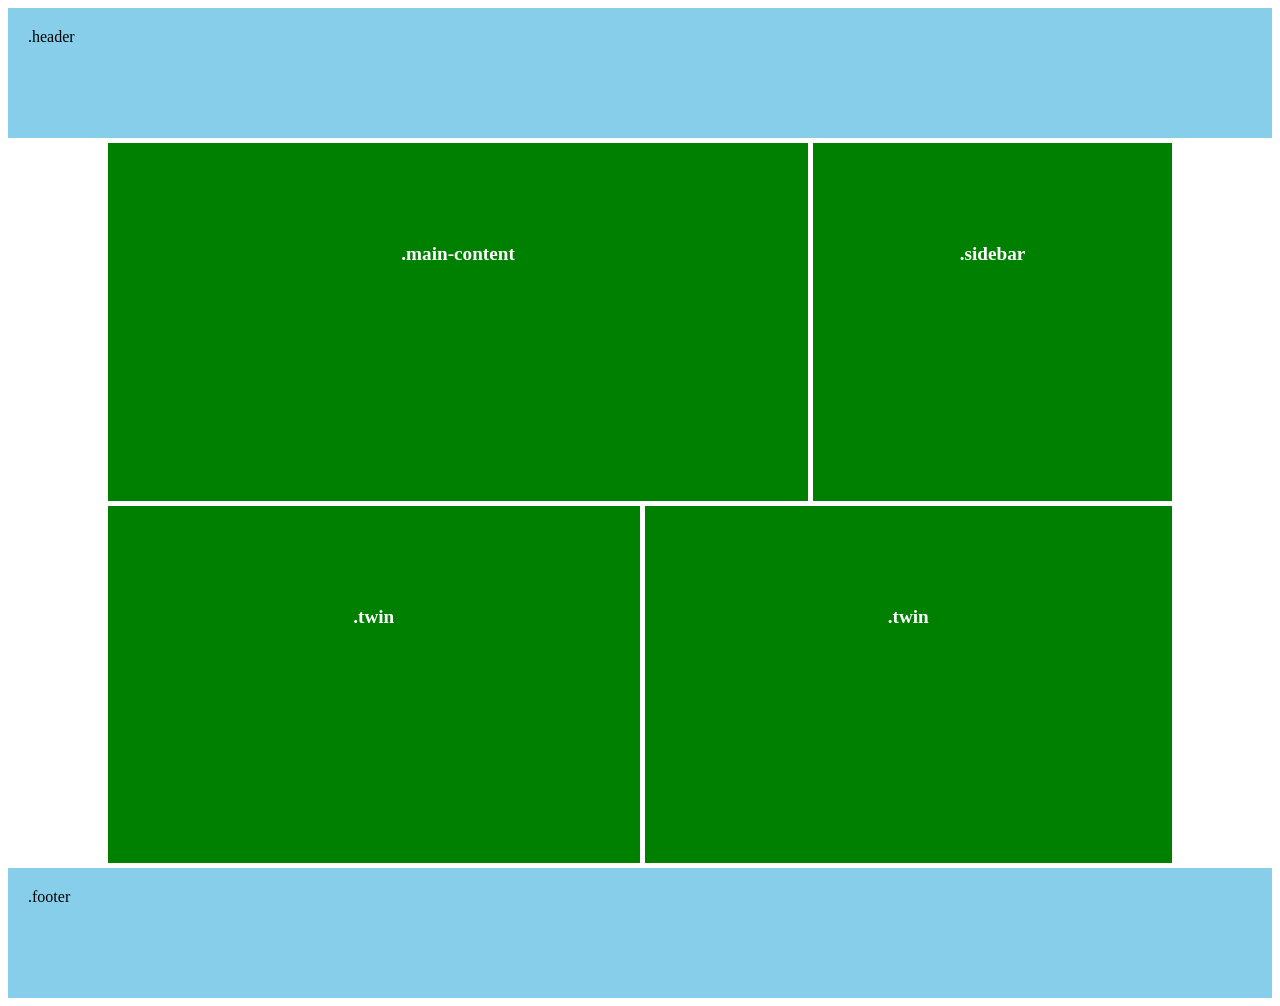
<file: 0112230028/JD/index.html>
<!DOCTYPE html>
<html lang="en">
  <head>
    <meta charset="UTF-8">
    <link rel="stylesheet" href="style.css">
    <meta name="viewport" content="width=device-width, initial-scale=1.0">
    <title>My Website</title>
  </head>
  <body>
    <div class="header">.header</div>
  <div class="Tanzil">
  
  <div class="child main-content">.main-content</div>
  <div class="child sidebar">.sidebar</div>
   <div class="child twin">.twin</div>
  <div class="child twin">.twin</div>
  
  </div>
  <div class="footer">.footer</div>
  </body>
</html>
</file>
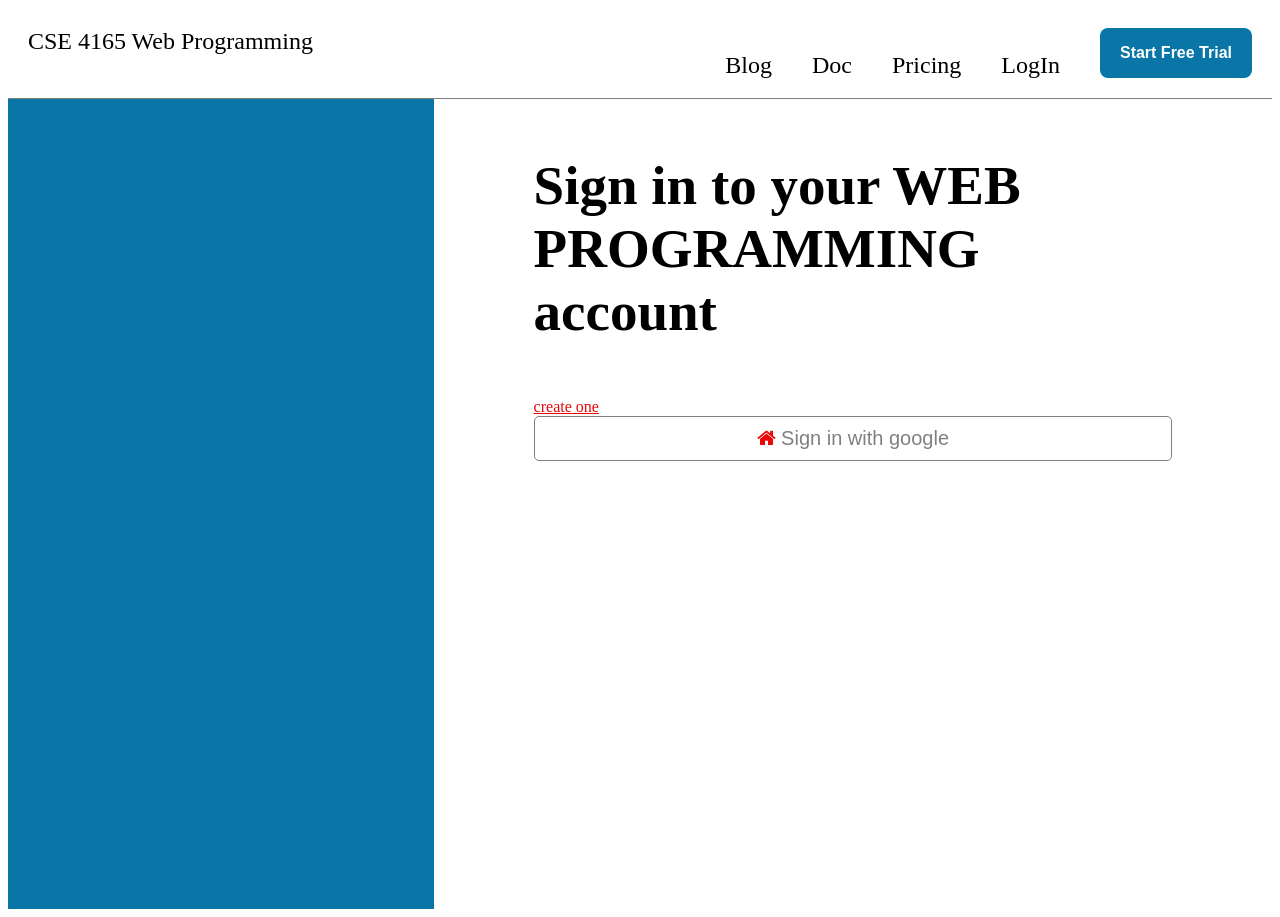
<file: codes/design.html>
<!doctype html>
<html>
  <head>
    <meta charset="utf-8" />
    <title>Design</title>
    <link rel="stylesheet" href="design.css" />

    <link
      rel="stylesheet"
      href="https://cdnjs.cloudflare.com/ajax/libs/font-awesome/4.7.0/css/font-awesome.min.css"
    />
  </head>
  <body>
    <!-- header -->
    <div class="header flex">
      <div class="course-title">CSE 4165 Web Programming</div>
      <div class="menu-bar flex">
        <!-- unordered list -->
        <ul type="none" class="flex">
          <li class="add-space">Blog</li>
          <li class="add-space">Doc</li>
          <li class="add-space">Pricing</li>
          <li class="add-space">LogIn</li>
        </ul>
        <button class="trial-button">Start Free Trial</button>
      </div>
    </div>

    <!-- main body -->
    <div class="main-body">
      <div class="left-main"></div>
      <div class="right-main">
        <p class="sign-in-text">Sign in to your WEB PROGRAMMING account</p>
        <a href="www.google.com" class="hyperlink-color">create one</a>

        <br />
        <button class="google-button">
          <i class="fa fa-home icon"></i> Sign in with google
        </button>
      </div>
    </div>
  </body>
</html>
</file>
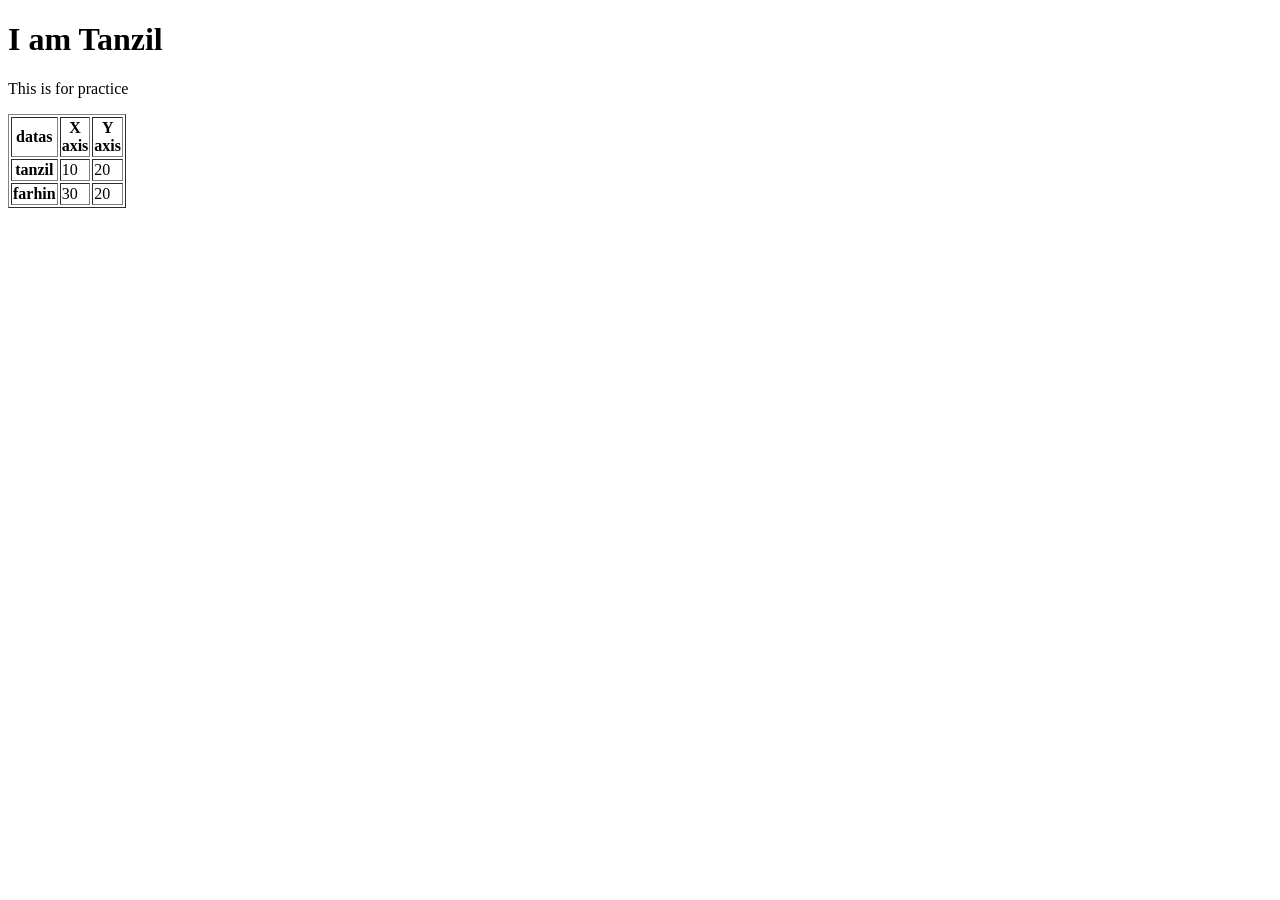
<file: midPractice/dayPRac.html>
<!DOCTYPE html>
<html lang="eng">
    <head>
    <meta charset="UTF8">
    <meta name="viewport" content="width-device-width,initial-scale=1.0">
    <title>PRACTICE of Day 1</title>
    </head>
    <body>
        <h1>I am Tanzil</h1>
        <p>This is for practice</p>
        <table width="100" border="1" >
           <tr width="100">
            <th>datas</th>
              <th width ="100" >X axis</th>
              <th width ="100" >Y axis</th>
           </tr>
           <tr width="100">
              <th>tanzil</th>
              <td>10</td>
              <td>20</td>
           </tr>
           <tr width="100">
              <th>farhin</th>
              <td>30</td>
              <td>20</td>
           </tr>
        </table>
    </body>
</html>
</file>
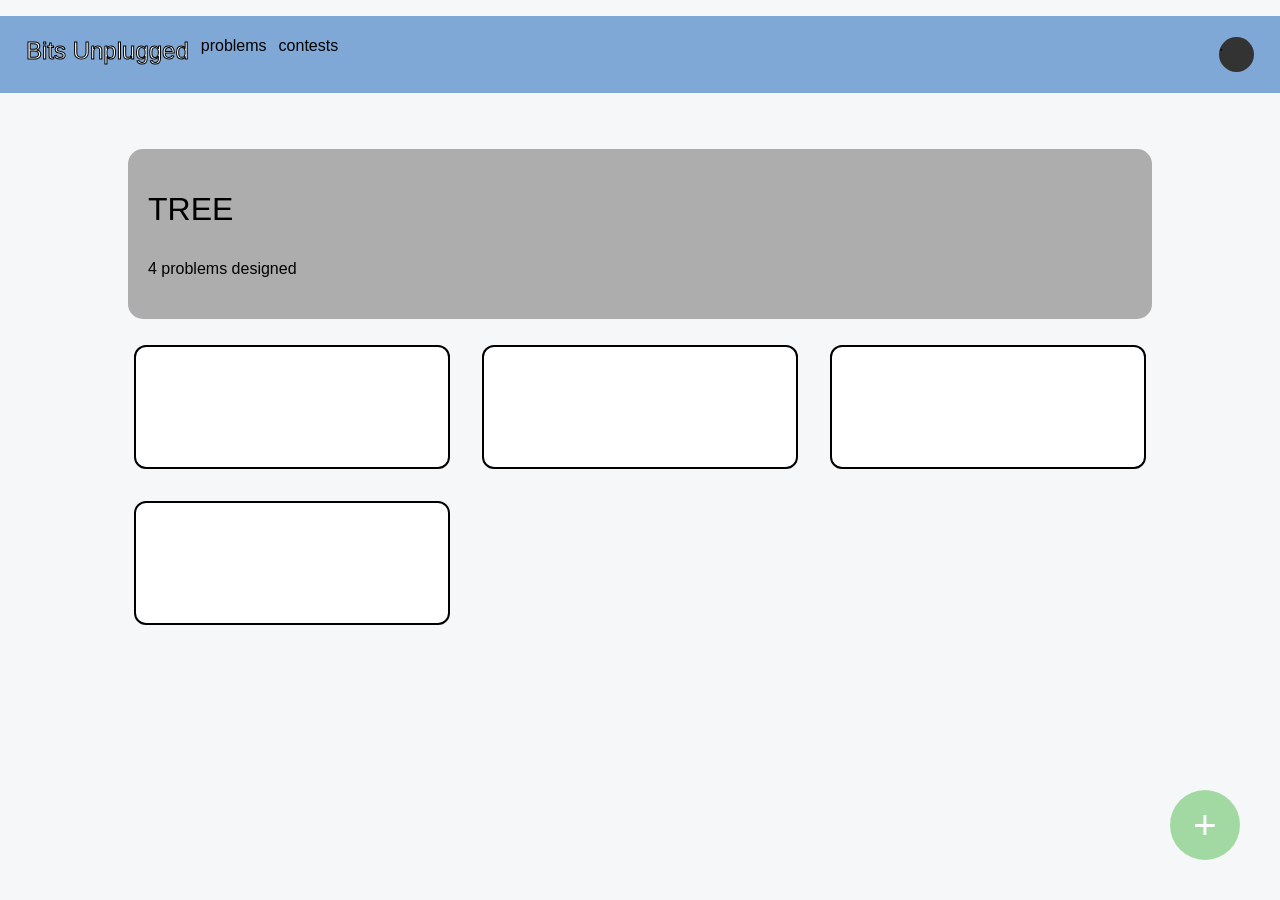
<file: midPractice/flexboxPrac.html>
<!DOCTYPE html>
<html>
    <head>
        <meta charset="UTF8">
        <meta name="viewport" content="width=device-width, initial-scale=1.0">
        <link rel ="stylesheet" href="flexboxPrac.css">
        <title>FLExboxPRac</title>
    </head>
    <body>
     <nav class="navbar flex">
        <ul class="navbar-items">
            <li class="item-1 margin special-text">Bits Unplugged</li>
            <li class="item-2 margin ">problems</li>
            <li class="item-3 margin ">contests</li>
            <li class="profile margin">.</li>
        </ul>
     </nav>
     <div class="main-body padding grid-box">
        <div class = "firstcard ">
            <p style="font-size: xx-large;color:black;">TREE</p>
            <p style="font-size: medium;color:black;" class="flex">4 problems designed</p>
        </div>
        <div class = "card margin">
            
        </div>
        <div class = "card margin">      
        </div>
        
        <div class = "card margin">
            
        </div>
        <div class = "card margin">
            
        </div>
        <div class="button">
    <span style="font-size: 40px; color: white;">+</span>
</div>
     </div>
    </body>
</html>
</file>
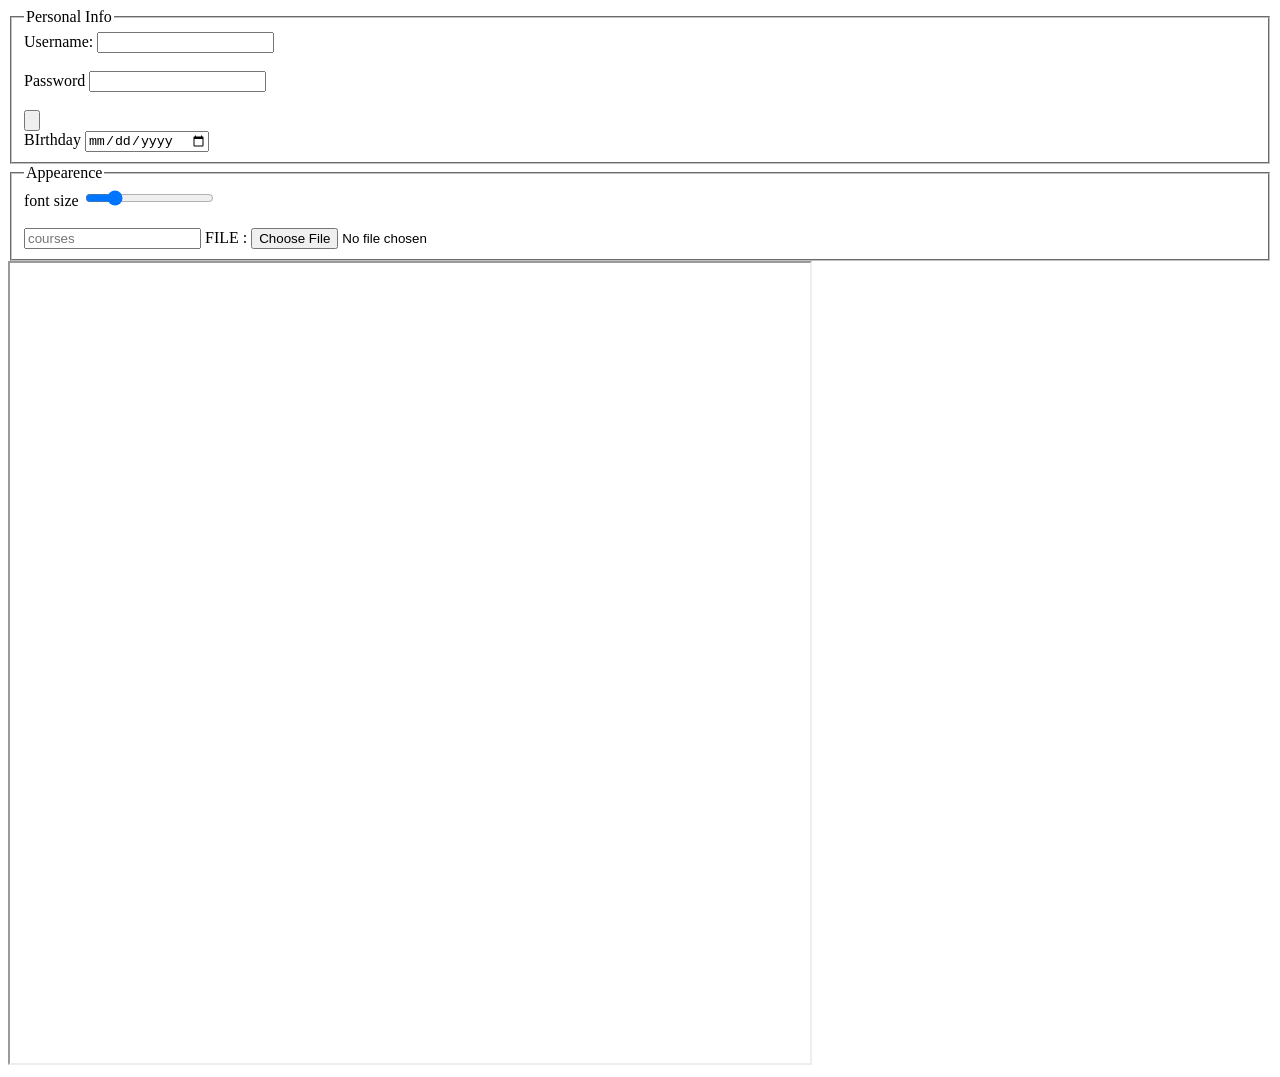
<file: midPractice/form.html>
<!DOCTYPE html>
<html lang="eng">

<head>
    <meta charset="UTF8">
    <meta name="viewport" content="width-device-width,initial-scale = 1">
    <title>FORM </title>
</head>

<body>
    <form method="post">
        <fieldset>
            <legend>Personal Info</legend>
            <label for="username"> Username: </label>
            <input type="text">
            <br><br>
            <label for="password">Password</label>
            <input type="password">
            <br><br>
            <input type="button" placeholder="SUBMIT">
            <br>
            <label>BIrthday</label>
            <input type="date">
        </fieldset>
        <fieldset>
            <legend>Appearence</legend>

            <label>font size</label>
            <input type="range" max="5" min="0" value="1">
            <br>
            <br>

            <input list="courses" placeholder="courses" required>
            <datalist id="courses">
                <option>CSE1111</option>
                <option>CSE1112</option>
                <option>CE1112</option>
            </datalist>
            <label>FILE :</label>
            <input type="file">

        </fieldset>
    </form>
    <iframe 
    src ="https://www.facebook.com"
    height="800px"
    width="800px"
    >facebook</iframe>

</body>

</html>
</file>
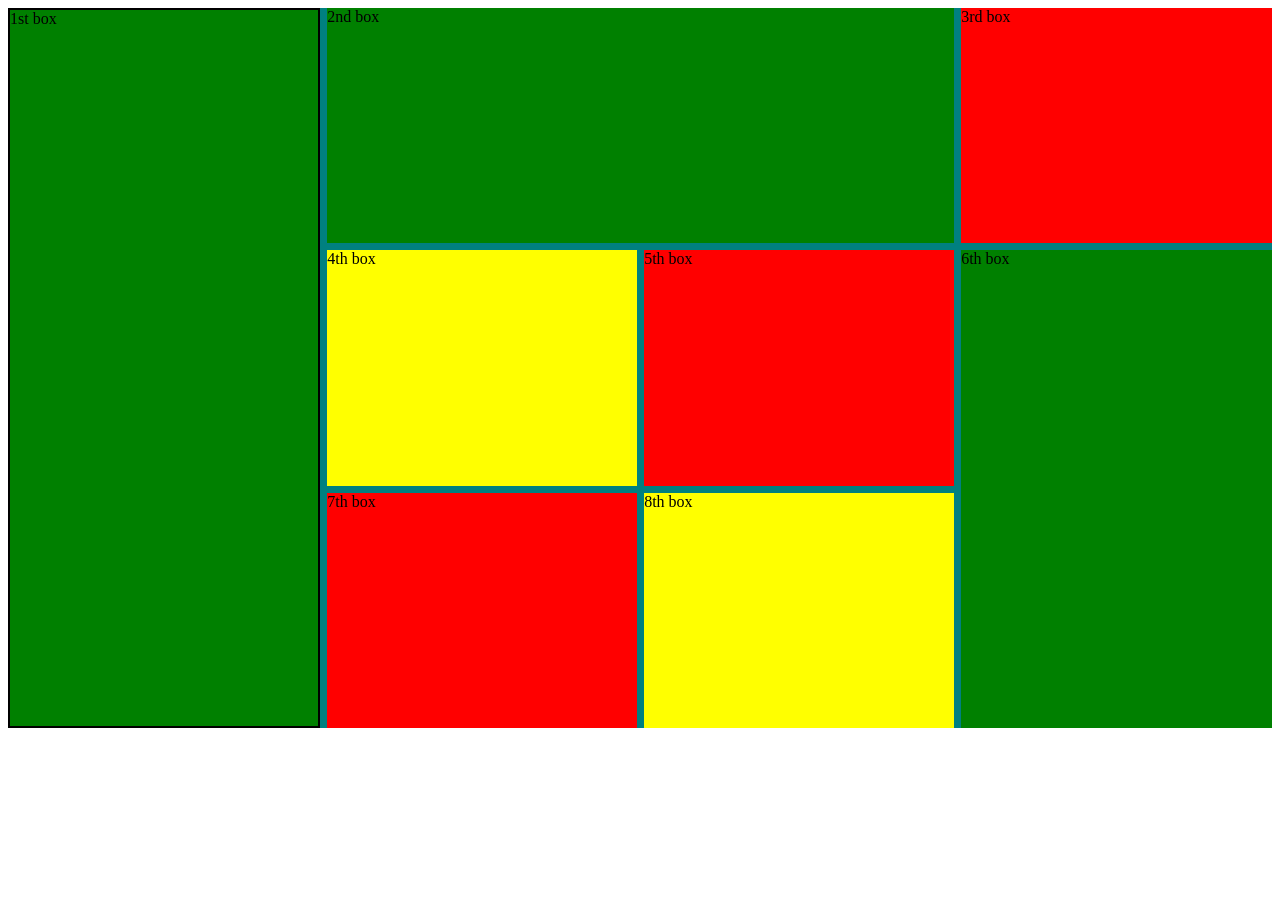
<file: midPractice/gridboxPrac.html>
<!DOCTYPE html>
<html>
    <head>
        <meta charset="UTF8">
        <meta name="viewport" content="width=device-width, initial-scale=1.0">
        <link rel ="stylesheet" href="gridboxPrac.css">
        <title>GridboxPRac</title>
    </head>
    <body>
         <div class = "box-continer">
            <div class="box item-1">1st box</div>
            <div class="box item-2">2nd box</div>
            <div class="box item-3">3rd box</div>
            
            <div class="box item-4">4th box</div>
            <div class="box item-5">5th box</div>
            <div class="box item-6">6th box</div>
            
            <div class="box item-7">7th box</div>
            <div class="box item-8">8th box</div>
         </div>
    </body>
</html>
</file>
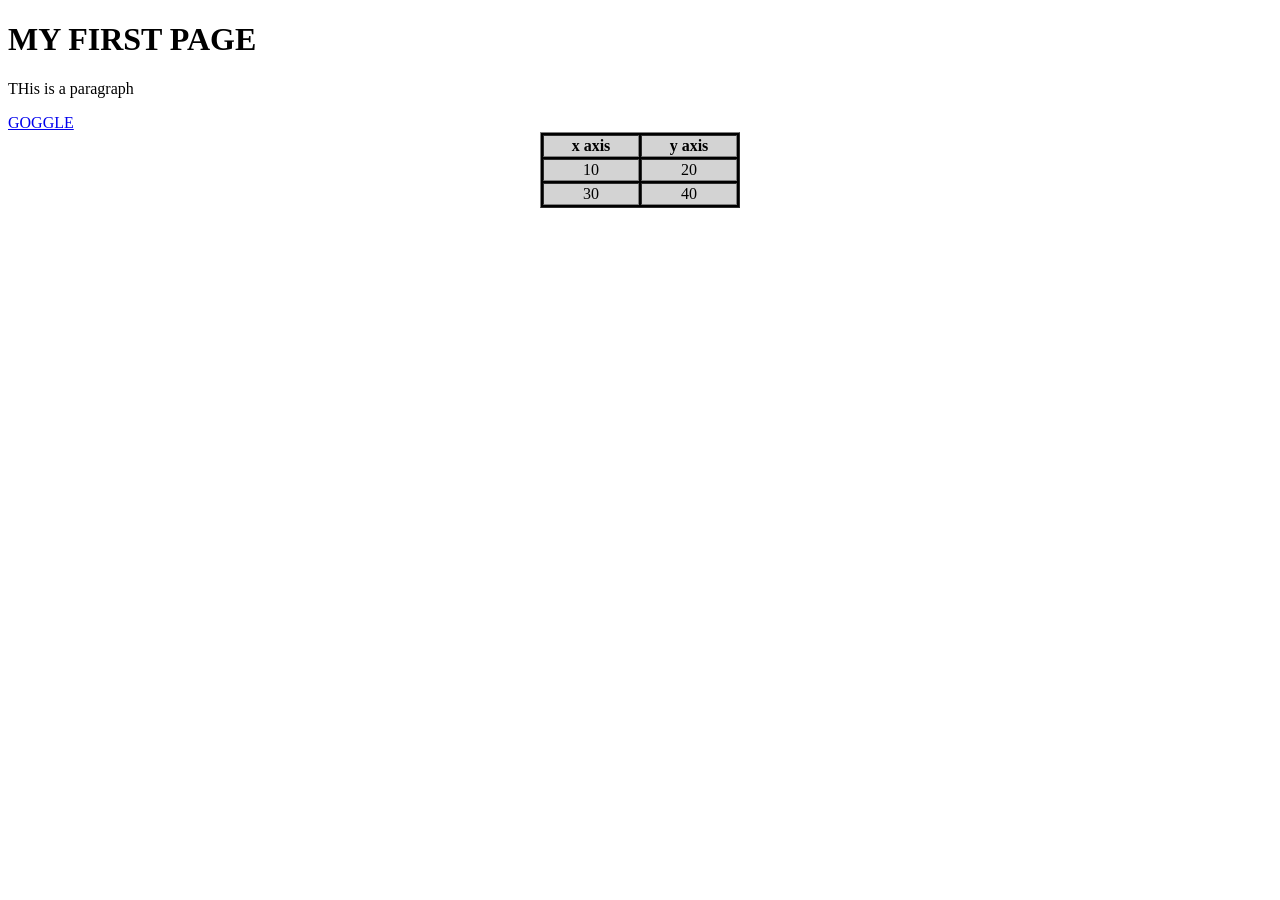
<file: midPractice/htmlPrac.html>
<!DOCTYPE html>
<html lang="en">

    <head>
        <meta charset="UTF-8">
        <meta name="viewport" content="width-device-width,initial-scale=1.0">
        <title>TANZIL</title> 
    </head>
    <body>
      <h1>MY FIRST PAGE</h1>
      <p>THis is a paragraph</p>
      <a href="https://gemini.google.com/app">GOGGLE</a>
      <table bgcolor="black" align="center" border = "1" width ="200">
        <tr align="center" bgcolor = "lightgrey">
            <th>x axis</th>
            <th>y axis</th>
        </tr>
        <tr align="center" bgcolor = "lightgrey">
            <td>10</th>
            <td>20</th>
        </tr>
        <tr align="center" bgcolor = "lightgrey">
            <td>30</td>
            <td>40</td>
        </tr>
      </table>
    </body>
</html>
</file>
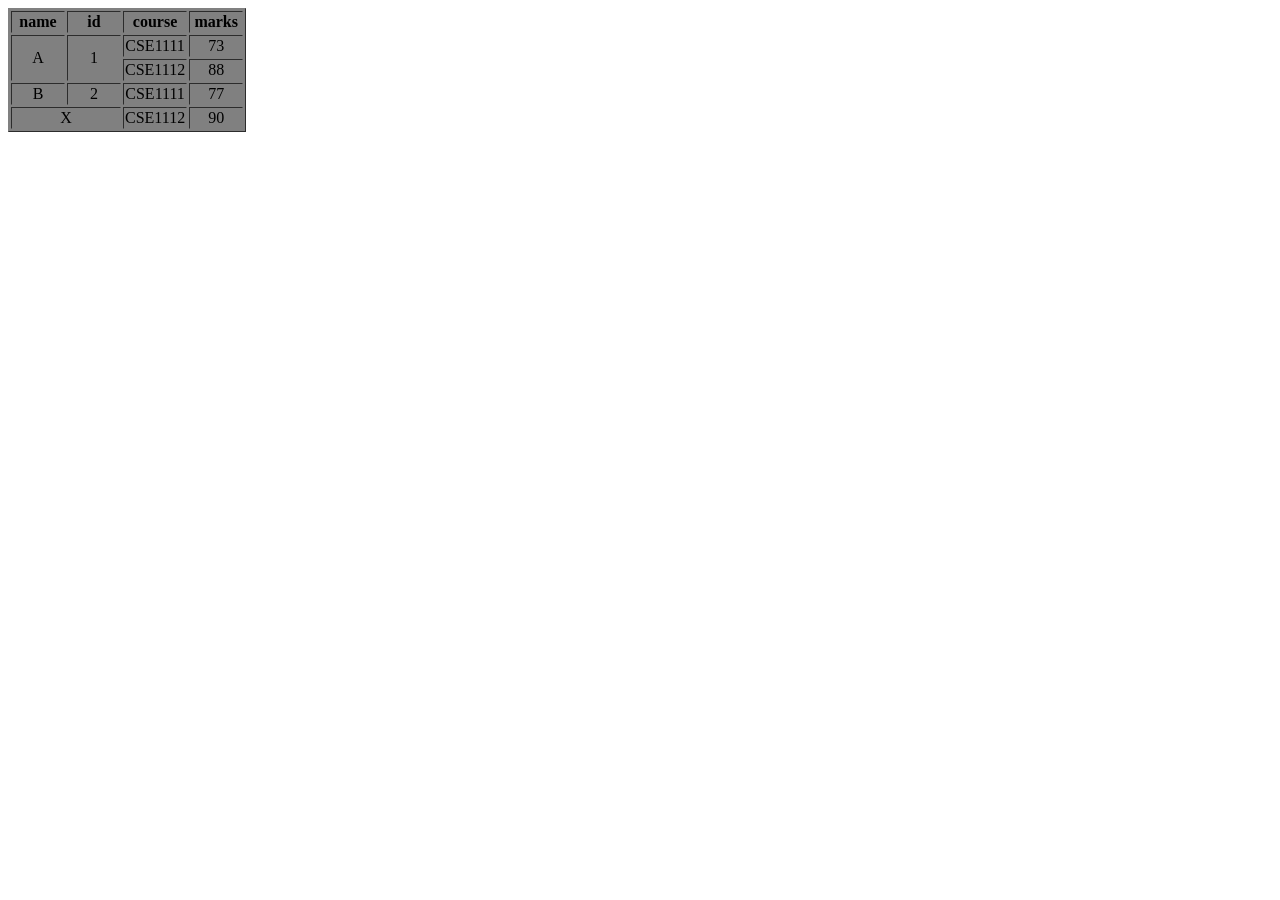
<file: midPractice/table.html>
<!DOCTYPE html>
<html lang="en">

<head>
    <meta charset="UTF =" 8">
    <meta name="viewport" content="width-device-width,initial-scale=1.0">
    <title>TABLE</title>
</head>

<body>
    <table bgcolor="grey" border="1.0">
        <tr bgcolor "light-grey" align="center" width="50">
            <th align="center" width="50">name</th>
            <th align="center" width="50">id</th>
            <th align="center" width="50">course</th>
            <th align="center" width="50">marks</th>
        </tr>
        <tr bgcolor "light-grey" align="center" width="50">
            <td align="center" width="50" rowspan="2">A</td>
            <td align="center" width="50" rowspan="2">1</td>
            <td align="center" width="50">CSE1111</td>
            <td align="center" width="50">73</td>
        </tr>
        <tr bgcolor "light-grey" align="center" width="50">
            <td align="center" width="50">CSE1112</td>
            <td align="center" width="50">88</td>
        </tr>
        <tr bgcolor "light-grey" align="center" width="50">
            <td align="center" width="50">B</td>
            <td align="center" width="50">2</td>
            <td align="center" width="50">CSE1111</td>
            <td align="center" width="50">77</td>
        </tr>
           
        <tr bgcolor "light-grey" align="center" width="50">
            <td align="center" width="50" colspan="2">X</td>           
            <td align="center" width="50">CSE1112</td>
            <td align="center" width="50">90</td>
        </tr>

    </table>
</body>

</html>
</file>
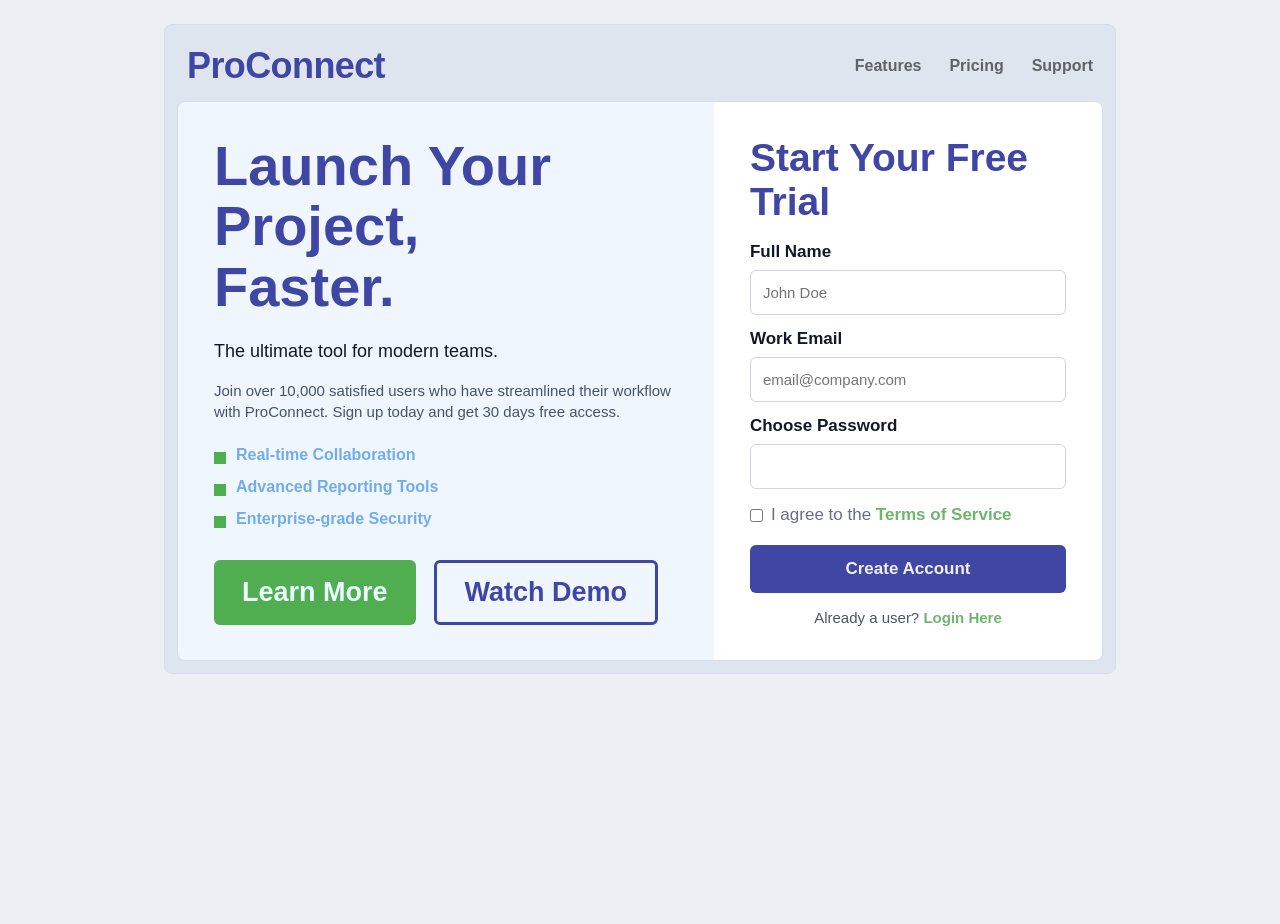
<file: midQuestion solve/q1253.html>
<!DOCTYPE html>
<html lang="en">
        <head>
            <meta charset="UTF-8">
            <meta name="viewport" content="width=device-width, initial-scale=1.0">
            <title>ProConnect Landing Form</title>
            <link rel="stylesheet" href="q1_253.css">
        </head>
        <body>
            <main class="page-wrap">
                <section class="card">
                    <nav class="navbar">
                        <h2 class="logo">ProConnect</h2>
                        <ul class="nav-links">
                            <li><a href="#">Features</a></li>
                            <li><a href="#">Pricing</a></li>
                            <li><a href="#">Support</a></li>
                        </ul>
                    </nav>

                    <div class="main-body">
                        <section class="left-item">
                            <h1>Launch Your Project,<br>Faster.</h1>
                            <p class="lead">The ultimate tool for modern teams.</p>
                            <p class="description">
                                Join over 10,000 satisfied users who have streamlined their workflow with ProConnect.
                                Sign up today and get 30 days free access.
                            </p>

                            <ul class="feature-list">
                                <li>Real-time Collaboration</li>
                                <li>Advanced Reporting Tools</li>
                                <li>Enterprise-grade Security</li>
                            </ul>

                            <div class="button-row">
                                <button type="button" class="btn btn-primary">Learn More</button>
                                <button type="button" class="btn btn-outline">Watch Demo</button>
                            </div>
                        </section>

                        <section class="right-item">
                            <h3>Start Your Free Trial</h3>
                            <form>
                                <label for="fullName">Full Name</label>
                                <input id="fullName" type="text" placeholder="John Doe">

                                <label for="email">Work Email</label>
                                <input id="email" type="email" placeholder="email@company.com">

                                <label for="password">Choose Password</label>
                                <input id="password" type="password" placeholder="">

                                <div class="terms-row">
                                    <input id="terms" type="checkbox">
                                    <label for="terms">I agree to the <a href="#">Terms of Service</a></label>
                                </div>

                                <button type="submit" class="create-account">Create Account</button>
                            </form>

                            <p class="login-text">Already a user? <a href="#">Login Here</a></p>
                        </section>
                    </div>
                </section>
            </main>
        </body>
        </html>
</file>
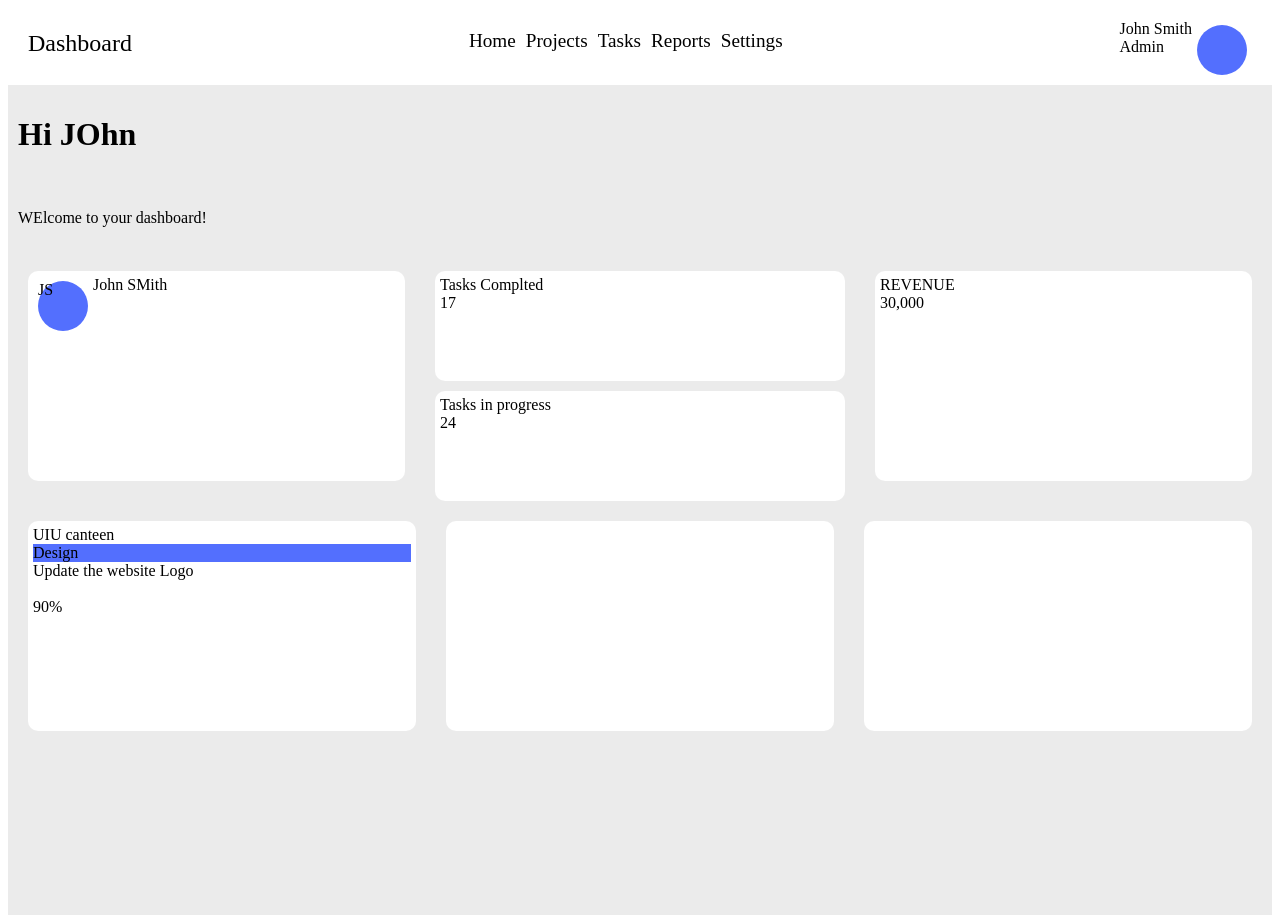
<file: midQuestion solve/q2.html>
<!DOCTYPE html>
<html lang="en">

<head>
  <meta charset="UTF-8">
  <meta name="viewport" content="width=device-width, initial-scale=1.0">
  <title>DashBoard</title>
  <link rel="stylesheet" href="q2.css">
</head>

<body>
  <nav class="navbar flex">
    <div class="logo">
      Dashboard
    </div>
    <div class="items">
      <ui class="menuItems  flex">
        <li>Home</li>
        <li>Projects</li>
        <li>Tasks</li>
        <li>Reports</li>
        <li>Settings</li>
      </ui>
    </div>
    <div class="profile flex">
      John Smith
      <br>
      Admin
      <div class="image"></div>
    </div>
  </nav>
  <div class="mainbody grey padding">
    <h1> Hi JOhn</h1>
    <br>
    <p>WElcome to your dashboard!</p>
    <br>
    <div class="statbox flex gap">
      <div class="box1 flex box">
        <div class="image">JS</div>
        <div class=" intro">John SMith</div>

      </div>
      <div class="tasks ">
        <div class="task1 taskbox">
          Tasks Complted
          <br>
          17
        </div>
        <div class="task2 taskbox">
          Tasks in progress
          <br>
          24
        </div>
      </div>
      <div class="Revenue box">
        REVENUE
        <br>
        30,000

      </div>
      </div>
      <div class="Recent flex gap">
        <div class="UIu canten box">
                UIU canteen 
                <br>
                <div class= " violet button">Design</div>
                <div class="progressBar">
                          Update the website Logo
                    <br>
                    <br>

                    <div class="progress-bar grey">
                        <div class="progress-bar w90 blue">
                                 
                        </div>
                    </div>

                    90%


                </div>

        </div>
        <div class="valorant box">

        </div>
        <div class="prompt engineering box">

        </div>

      </div>
    </div>
      
</body>

</html>
</file>
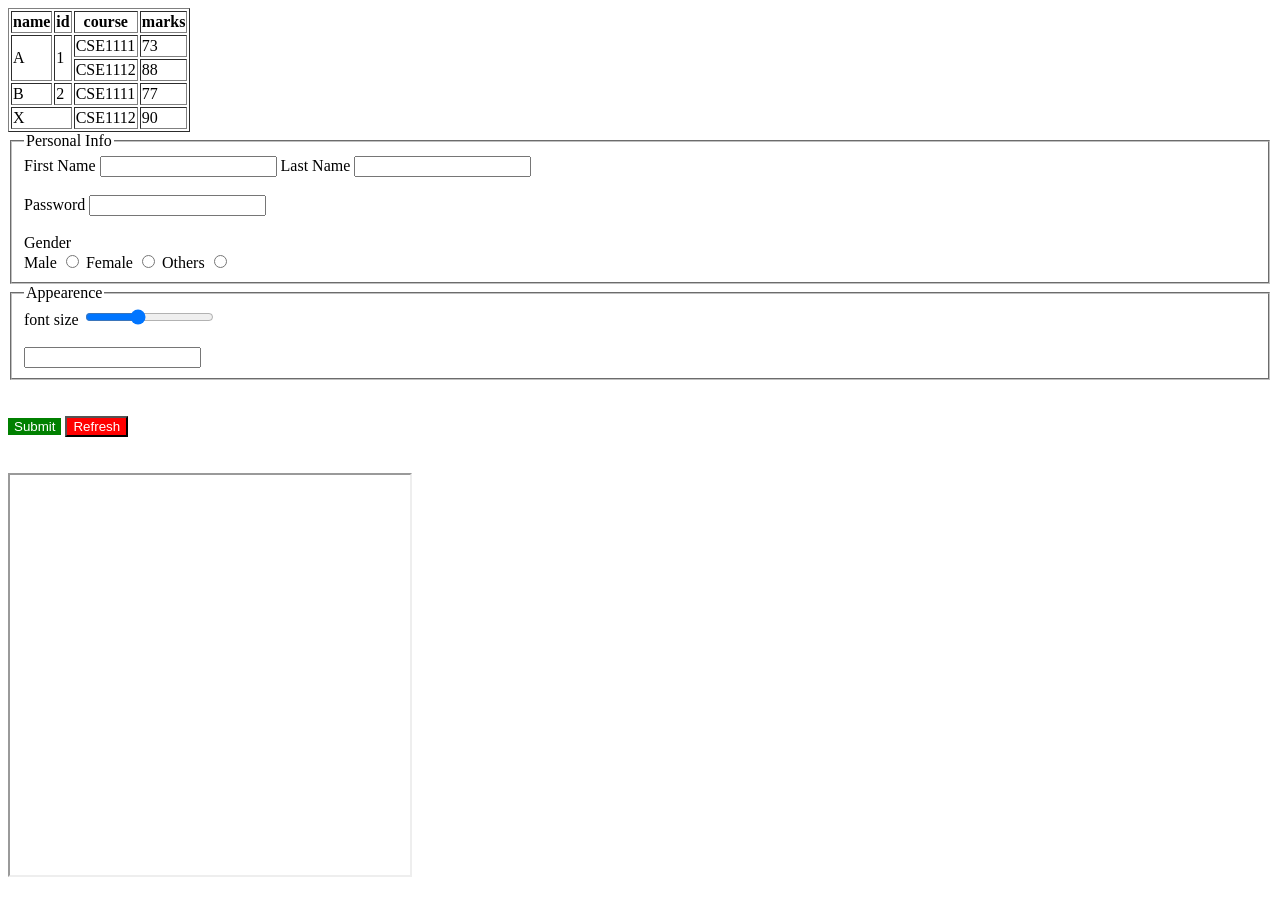
<file: WEB_lecture_1/web_lec_1.html>
<!DOCTYPE html>
<html>
    <head>
        <style>
        
                .submit{
                    background-color: green;
                    color: white;
                    font-family: Verdana, Geneva, Tahoma, sans-serif;
                }
                .refresh{
                    background-color: red;
                    color: white;
                }
                .no-border{
                    border: none;
                }

        </style>


    </head>
    <body>
        <table border="1" width ="">
            <tr>
               <th>name</th>
               <th>id</th>
               <th>course</th> 
               <th>marks</th>
            </tr>
            <tr>
                <td rowspan="2">A</td>
                <td rowspan="2">1</td>
                <td>CSE1111</td>
                <td>73</td>
            </tr>
            <tr>
                <td>CSE1112</td>
                <td>88</td>
            </tr>
            <tr>
                <td>B</td>
                <td>2</td>
                <td>CSE1111</td>
                <td>77</td>
            </tr>
            <tr>
                <td colspan="2">X</td>
                <td>CSE1112</td>
                <td>90</td>
            </tr>
    
        </table>

        <form method="post" action="http://localhost:8000/submit-info">
            <fieldset>
                <legend>Personal Info</legend>

                <label>First Name</label>
                <input type="text">

                <label>Last Name</label>
                <input type="text">

                <br>
                <br>

                <label>Password</label>
                <input type="password">
                <br>
                <br>

                <label>Gender</label>
                <br>
                <label>Male</label>
                <input type="radio">
                <label>Female</label>
                <input type="radio">
                <label>Others</label>
                <input type="radio">
                
            </fieldset>

            <fieldset>
                <legend>Appearence</legend>

                <label>font size</label>
                <input type="range" max="5" 
                min="0" value="2">
                <br>
                <br>

                <input list="courses">
                <datalist id="courses">
                    <option>CSE1111</option>
                    <option>CSE1112</option>
                    <option>CE1112</option>

                </datalist>


            </fieldset>

            <br>
            <br>

            <button type="submit" class="submit no-border">Submit</button>
            <button type="reset" class="refresh">Refresh</button>
        </form>

        <br>
        <br>

        <iframe
        src="https://docs.google.com/forms/d/e/1FAIpQLSfTpwudivbT4zuQF7sQesU4QKs670k5Vl3x6csuJ4H_8O301w/viewform"
        height="400px"
        width="400px"
        >
        </iframe>





    </body>
</html>
</file>
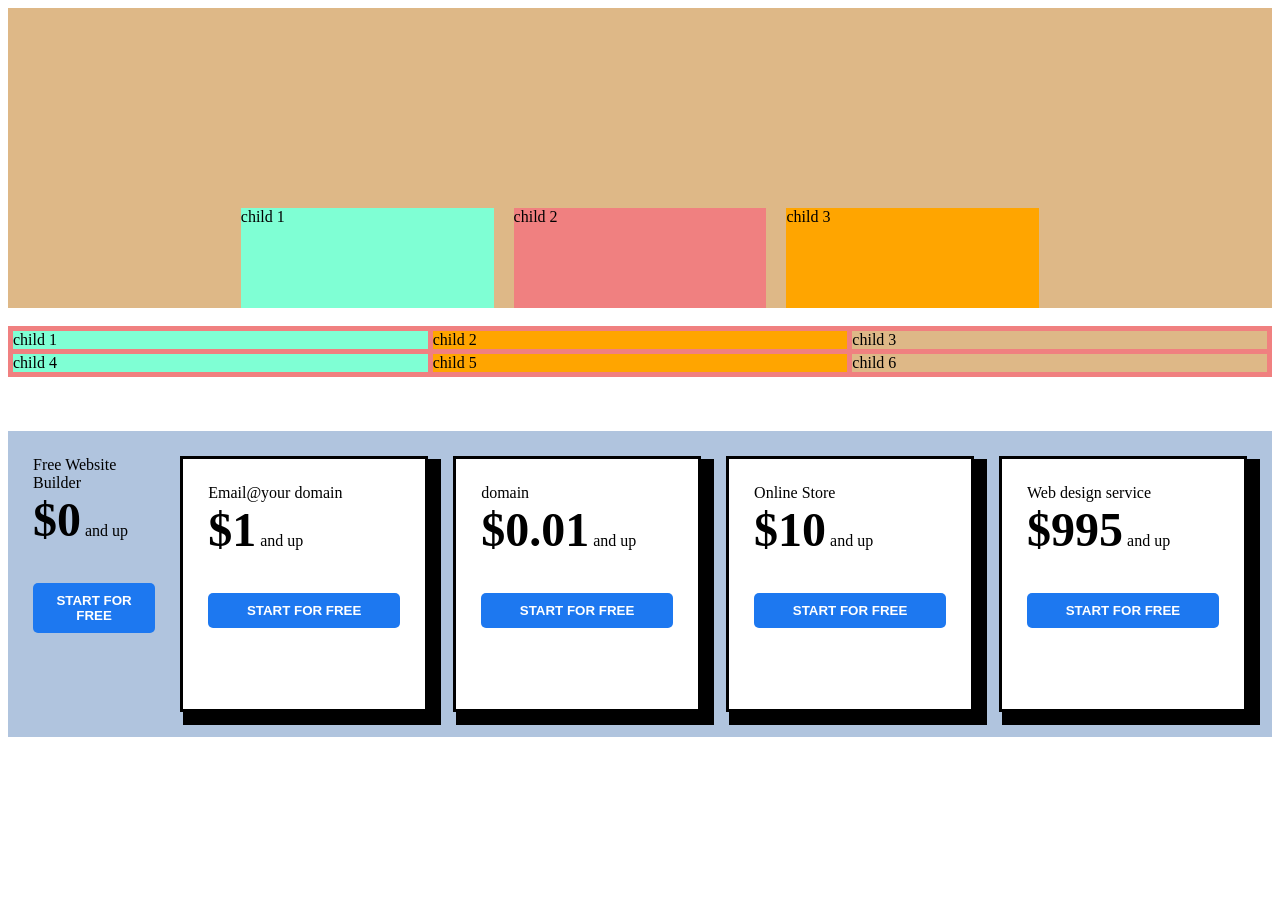
<file: codes/lecture_3_codes/design.html>
<!doctype html>
<html>
  <head>
    <title>Flexbox and grid</title>
    <link rel="stylesheet" href="design.css" />
  </head>
  <body>
    <div class="flex-parent color-4">
      <div class="child color-1">child 1</div>
      <div class="child color-2">child 2</div>
      <div class="child color-3">child 3</div>
    </div>

    <br />

    <div class="grid-parent color-2">
      <div class="grid-child color-1">child 1</div>
      <div class="color-3">child 2</div>
      <div class="color-4">child 3</div>
      <div class="color-1">child 4</div>
      <div class="color-3">child 5</div>
      <div class="color-4">child 6</div>
    </div>

    <br />
    <br />
    <br />

    <div class="card-parent">
      <div class="firstcard">
        <div>Free Website Builder</div>
        <div><span class="large-text">$0</span> and up</div>
        <br />
        <br />
        <button class="button">START FOR FREE</button>
      </div>
      <div class="card">
        Email@your domain
        <div><span class="large-text">$1</span> and up</div>
        <br />
        <br />
        <button class="button">START FOR FREE</button>
      </div>
      <div class="card">
        domain
        <div><span class="large-text">$0.01</span> and up</div>
        <br />
        <br />
        <button class="button">START FOR FREE</button>
      </div>
      <div class="card">
        Online Store
        <div><span class="large-text">$10</span> and up</div>
        <br />
        <br />
        <button class="button">START FOR FREE</button>
      </div>
      <div class="card">
        Web design service
        <div><span class="large-text">$995</span> and up</div>
        <br />
        <br />
        <button class="button">START FOR FREE</button>
      </div>
    </div>
  </body>
</html>
</file>
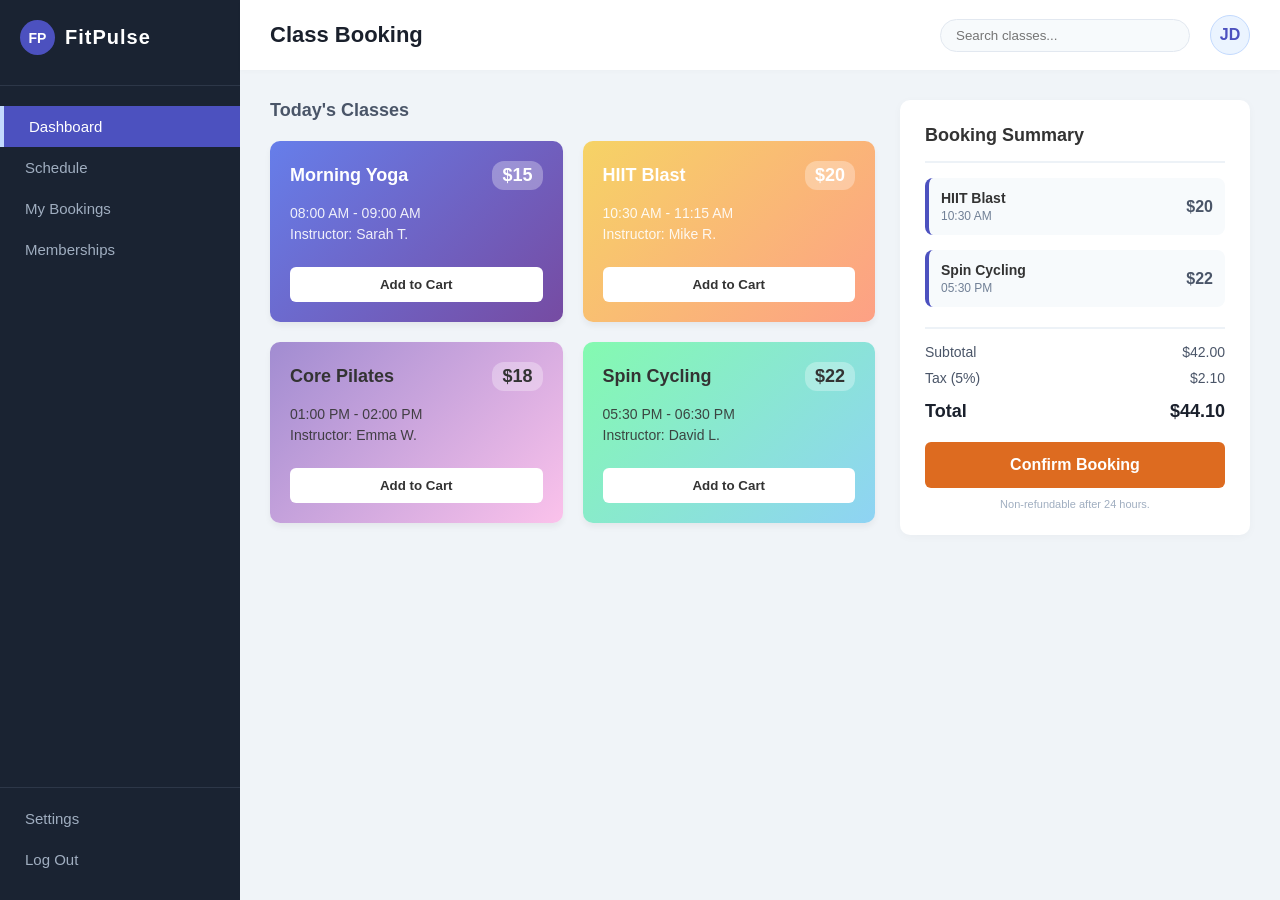
<file: practice_codes/practice/question1.html>
<!DOCTYPE html>
<html lang="en">
<head>
    <meta charset="UTF-8">
    <meta name="viewport" content="width=device-width, initial-scale=1.0">
    <title>FitPulse Dashboard</title>
    <link rel="stylesheet" href="question1.css">
</head>
<body>
    <div class="app-wrapper">
        
        <!-- Sidebar Menu -->
        <div class="sidebar">
            <div class="brand-logo">
                <div class="logo-circle">FP</div>
                <div class="logo-text">FitPulse</div>
            </div>
            <div class="menu-items">
                <div class="menu-item active">Dashboard</div>
                <div class="menu-item">Schedule</div>
                <div class="menu-item">My Bookings</div>
                <div class="menu-item">Memberships</div>
            </div>
            <div class="sidebar-bottom">
                <div class="menu-item">Settings</div>
                <div class="menu-item">Log Out</div>
            </div>
        </div>

        <!-- Main Content Area -->
        <div class="main-content">
            
            <!-- Top Bar -->
            <div class="top-bar">
                <div class="page-title">Class Booking</div>
                <div class="user-info">
                    <div class="search-box">
                        <input type="text" placeholder="Search classes...">
                    </div>
                    <div class="user-avatar">JD</div>
                </div>
            </div>

            <!-- Dashboard Grid Layout -->
            <div class="dashboard-grid">
                
                <!-- Left Column: Available Classes -->
                <div class="classes-section">
                    <div class="section-title">Today's Classes</div>
                    <div class="class-cards-grid">
                        
                        <!-- Card 1 -->
                        <div class="class-card card-blue">
                            <div class="card-header">
                                <div class="class-name">Morning Yoga</div>
                                <div class="class-price">$15</div>
                            </div>
                            <div class="class-details">
                                <div>08:00 AM - 09:00 AM</div>
                                <div>Instructor: Sarah T.</div>
                            </div>
                            <button class="btn-book">Add to Cart</button>
                        </div>

                        <!-- Card 2 -->
                        <div class="class-card card-orange">
                            <div class="card-header">
                                <div class="class-name">HIIT Blast</div>
                                <div class="class-price">$20</div>
                            </div>
                            <div class="class-details">
                                <div>10:30 AM - 11:15 AM</div>
                                <div>Instructor: Mike R.</div>
                            </div>
                            <button class="btn-book">Add to Cart</button>
                        </div>

                        <!-- Card 3 -->
                        <div class="class-card card-purple">
                            <div class="card-header">
                                <div class="class-name">Core Pilates</div>
                                <div class="class-price">$18</div>
                            </div>
                            <div class="class-details">
                                <div>01:00 PM - 02:00 PM</div>
                                <div>Instructor: Emma W.</div>
                            </div>
                            <button class="btn-book">Add to Cart</button>
                        </div>

                        <!-- Card 4 -->
                        <div class="class-card card-green">
                            <div class="card-header">
                                <div class="class-name">Spin Cycling</div>
                                <div class="class-price">$22</div>
                            </div>
                            <div class="class-details">
                                <div>05:30 PM - 06:30 PM</div>
                                <div>Instructor: David L.</div>
                            </div>
                            <button class="btn-book">Add to Cart</button>
                        </div>

                    </div>
                </div>

                <!-- Right Column: Booking Summary -->
                <div class="summary-section">
                    <div class="summary-card">
                        <div class="summary-title">Booking Summary</div>
                        
                        <div class="cart-items">
                            <div class="cart-item">
                                <div class="item-info">
                                    <div class="item-name">HIIT Blast</div>
                                    <div class="item-time">10:30 AM</div>
                                </div>
                                <div class="item-price">$20</div>
                            </div>
                            <div class="cart-item">
                                <div class="item-info">
                                    <div class="item-name">Spin Cycling</div>
                                    <div class="item-time">05:30 PM</div>
                                </div>
                                <div class="item-price">$22</div>
                            </div>
                        </div>

                        <div class="totals-area">
                            <div class="total-row">
                                <div>Subtotal</div>
                                <div>$42.00</div>
                            </div>
                            <div class="total-row">
                                <div>Tax (5%)</div>
                                <div>$2.10</div>
                            </div>
                            <div class="total-row grand-total">
                                <div>Total</div>
                                <div>$44.10</div>
                            </div>
                        </div>

                        <button class="btn-checkout">Confirm Booking</button>
                        <div class="warning-text">Non-refundable after 24 hours.</div>
                    </div>
                </div>

            </div>
        </div>
    </div>
</body>
</html>
</file>
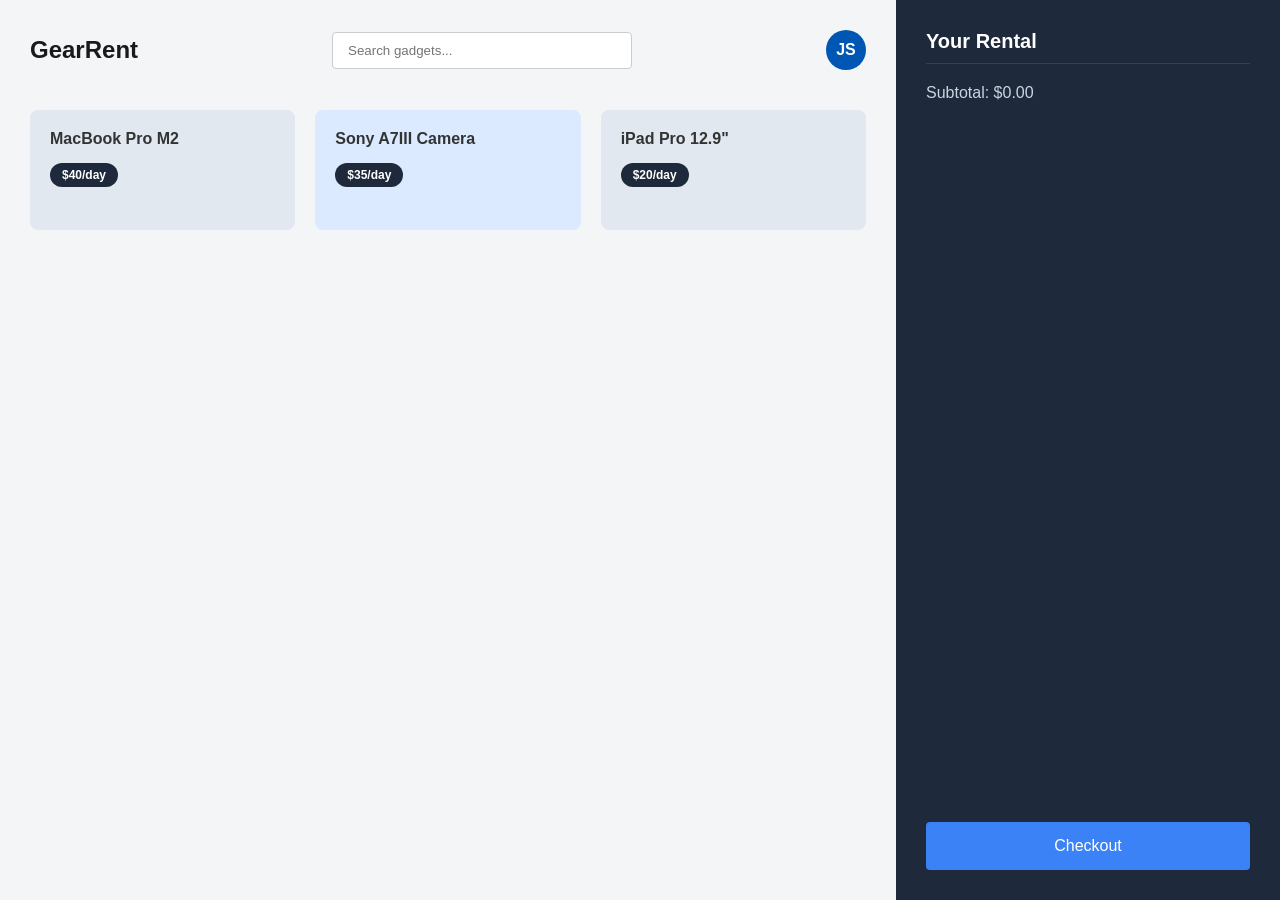
<file: practice_codes/practice/question2.html>
<!DOCTYPE html>
<html>
<head>
    <link rel="stylesheet" href="question2.css">
</head>
<body>
    <div class="rental-app">
        <!-- Left Area -->
        <div class="left-content">
            <div class="top-nav">
                <div class="brand">GearRent</div>
                <input type="text" class="search-bar" placeholder="Search gadgets...">
                <div class="profile-icon">JS</div>
            </div>

            <div class="gadget-grid">
                <div class="card card-gray">
                    <div class="card-title">MacBook Pro M2</div>
                    <div class="price-bubble">$40/day</div>
                </div>
                <div class="card card-blue">
                    <div class="card-title">Sony A7III Camera</div>
                    <div class="price-bubble">$35/day</div>
                </div>
                <div class="card card-gray">
                    <div class="card-title">iPad Pro 12.9"</div>
                    <div class="price-bubble">$20/day</div>
                </div>
            </div>
        </div>

        <!-- Right Cart Area -->
        <div class="right-cart">
            <div class="cart-title">Your Rental</div>
            <div class="cart-subtotal">Subtotal: $0.00</div>
            <button class="checkout-btn">Checkout</button>
        </div>
    </div>
</body>
</html>
</file>
<file: 0112230028/JD/style.css>
.Tanzil{
    background-color: white;
    height: 80vh;
    display: grid;
    gap: 5px;
    grid-template-columns: auto auto auto auto auto auto;
    grid-template-rows: auto auto;
    padding: 5px 100px 5px 100px;


}
.child{
    background-color: green;
    text-align: center;
    color: white;
    font-weight: bolder;
    font-size: larger;
    padding-top: 100px;
}

.main-content{
 
      grid-column: span 4;
}
.twin{
        
      grid-column: span 3;
}
.sidebar{
   
      grid-column: span 2;
}  
.header{
    background-color: skyblue;
    padding: 20px;
    height: 10vh;
}
.footer{
     background-color: skyblue;
    padding: 20px;
    height: 10vh;
}
</file>
<file: codes/design.css>
.header{
    /* 10% of the vertical height */
    height: 10vh; 
    /* background-color: aqua; */
    /* border: border-width | border-style | border-color */
    /* border: top, bottom, left, right */
    border-bottom: 1px solid grey;
    
}

.flex{
    display: flex;
}

.main-body{
    height: 90vh;
    background-color: lightcoral;
    display: flex;
}

.left-main{
    
    width: 40%;
    background-color: #0976a7;

}
.right-main{
    
    width: 60%;
    background-color: #ffffff;
    padding-left: 100px;
    padding-right: 100px;
}
.course-title{
    /* medium, larger, x-large, xx-large */
    font-size: x-large;
    padding: 20px;
    width: 30%;
}
.menu-bar{
    
    width: 70%;
    font-size: x-large;
    /* justify-content to align elements inside */
    justify-content: right;

}

/* padding: works inside a component */
/* margin: works in between components */
.add-space{
    margin: 20px;
}

.trial-button{
    margin:20px;
    background-color: #0976a7;
    border:none;
    color: white;
    font-weight: bold;
    font-size: medium;
    padding-left: 20px;
    padding-right: 20px;
    border-radius: 8px;

}

.sign-in-text{
    font-size: 55px;
    font-weight: bolder;
}
.hyperlink-color{
    color:#e90606
}

.icon{
    color: #e90606;
}

.google-button{
    width: 100%;  
    background-color: white;
    border: 1px solid grey;
    color:grey;
    padding-top: 10px;
    padding-bottom: 10px;
    font-size: 20px;
    border-radius: 5px;

}
</file>
<file: midPractice/flexboxPrac.css>
/* General Resets */
body {
    background-color: #f5f7f8;
    margin: 0;
    font-family: sans-serif;
}
.margin{
    margin: 6px;
}
.special-text{
 font-size:x-large;
 color: rgb(255, 255, 255);
 -webkit-text-stroke: 1px black;

 
}
.navbar-items {
    display: flex;
    align-items: top; 
    list-style: none;
    padding: 15px 20px;
    background: rgb(128, 168, 214);
    
}

.profile {
   margin-left: auto;
    height: 35px;
    width: 35px;
    background: #333;
    border-radius: 50%;
}

/* Main Body: The Grid Logic */
.main-body {
    display: grid;
    /* Create 3 equal columns */
    grid-template-columns: auto auto auto; 
    gap: 20px;
    padding: 40px 10%;
}

/* Make the first card span all 3 columns */
.firstcard {
    grid-column: 1 / 4; 
    height: 150px;
    background-color: #adadad;
    border-radius: 15px;
    padding: 10px 20px;
    gap: 5px;

}

/* Regular Problem Cards */
.card {
    background: white;
    height: 120px;
    border-radius: 12px;
    border: 2px solid black;
}


.button {
    position: fixed; 
    bottom: 40px;
    right: 40px;
    width: 70px;
    height: 70px;
    background-color: #a2d9a2;
    border-radius: 50%;
    display: flex;
    justify-content: center;
    align-items: center;
    cursor: pointer;
}
</file>
<file: midPractice/gridboxPrac.css>
.box-continer{
    display:grid;
    grid-template-columns: auto auto auto auto;
    grid-template-rows: auto auto auto;
    gap:7px;
    background-color: teal;
    height: 80vh;
    
}

.item-1{
    grid-column: 1/2;
    grid-row:1/4;
   border-color: black;
   background-color: green;
   border:2px solid black
}
.item-2{
    grid-column:2/4;
    grid-row:1/2;
    background-color:green
    
}
.item-3{
    grid-column:4/5;
    grid-row:1/2;
    background-color:red
    
}

.item-4{
    grid-column:2/3;
    grid-row: 2/3;
    background-color:yellow
    
}
.item-5{
    grid-column:3/4;
    grid-row:2/3;
    background-color:red
   
}

.item-6{
    grid-column: 4/5;
    grid-row:2/4;
    background-color: green;
    
}
.item-7{
    grid-column:2/3;
    grid-row: 3/4;
    background-color:red
    
}
.item-8{
    grid-column:3/4;
    grid-row:3/4;
    background-color:yellow
}
</file>
<file: midQuestion solve/q1_253.css>
:root {
    --brand: #3f46a4;
    --page: #eceff4;
    --left-bg: #eff6fe;
    --white: #ffffff;
    --accent: #71adec;
    --green: #50ad50;
    --muted: #667085;
}

* {
    box-sizing: border-box;
    margin: 0;
    padding: 0;
}

body {
    min-height: 100vh;
    font-family: "Segoe UI", Tahoma, Geneva, Verdana, sans-serif;
    background: var(--page);
    color: #111827;
}

.page-wrap {
    max-width: 980px;
    margin: 24px auto;
    padding: 0 14px;
}

.card {
    background: #dfe5ef;
    border-radius: 8px;
    border: 1px solid #d8dee9;
    padding: 12px;
}

.navbar {
    display: flex;
    justify-content: space-between;
    align-items: center;
    padding: 8px 10px 14px;
}

.logo {
    font-size: 36px;
    color: var(--brand);
    font-weight: 700;
    letter-spacing: -0.6px;
}

.nav-links {
    list-style: none;
    display: flex;
    gap: 28px;
}

.nav-links a {
    text-decoration: none;
    color: #606266;
    font-weight: 600;
}

.main-body {
    display: grid;
    grid-template-columns: 58% 42%;
    border-radius: 8px;
    overflow: hidden;
    border: 1px solid #d7deea;
}

.left-item {
    background: var(--left-bg);
    padding: 34px 36px;
}

.left-item h1 {
    color: var(--brand);
    font-size: 56px;
    line-height: 1.08;
    margin-bottom: 24px;
}

.lead {
    font-size: 18px;
    margin-bottom: 18px;
}

.description {
    color: #475467;
    font-size: 15px;
    line-height: 1.4;
    max-width: 510px;
    margin-bottom: 24px;
}

.feature-list {
    list-style: none;
    margin-bottom: 32px;
}

.feature-list li {
    color: var(--accent);
    font-weight: 700;
    margin: 14px 0;
    padding-left: 22px;
    position: relative;
}

.feature-list li::before {
    content: "";
    width: 12px;
    height: 12px;
    background: var(--green);
    position: absolute;
    top: 6px;
    left: 0;
}

.button-row {
    display: flex;
    gap: 18px;
}

.btn {
    border: none;
    border-radius: 6px;
    padding: 14px 28px;
    font-size: 27px;
    font-weight: 700;
    cursor: pointer;
}

.btn-primary {
    background: var(--green);
    color: #ecfefe;
}

.btn-outline {
    background: transparent;
    border: 3px solid var(--brand);
    color: var(--brand);
}

.right-item {
    background: var(--white);
    padding: 34px 36px;
}

.right-item h3 {
    color: var(--brand);
    font-size: 39px;
    margin-bottom: 18px;
}

form label {
    display: block;
    font-weight: 700;
    margin-bottom: 8px;
    font-size: 17px;
}

form input[type="text"],
form input[type="email"],
form input[type="password"] {
    width: 100%;
    padding: 13px 12px;
    border: 1px solid #d0d5dd;
    border-radius: 6px;
    margin-bottom: 14px;
    font-size: 15px;
}

.terms-row {
    display: flex;
    align-items: center;
    gap: 8px;
    margin-top: 2px;
    margin-bottom: 20px;
}

.terms-row label {
    margin: 0;
    font-weight: 500;
    color: var(--muted);
}

.terms-row a,
.login-text a {
    color: #6fb570;
    text-decoration: none;
    font-weight: 600;
}

.create-account {
    width: 100%;
    border: none;
    border-radius: 6px;
    padding: 14px;
    background: var(--brand);
    color: #efefef;
    font-size: 17px;
    font-weight: 700;
    cursor: pointer;
}

.login-text {
    text-align: center;
    margin-top: 16px;
    color: #4b5563;
    font-size: 15px;
}

@media (max-width: 900px) {
    .main-body {
        grid-template-columns: 1fr;
    }

    .left-item h1 {
        font-size: 42px;
    }

    .logo {
        font-size: 30px;
    }

    .nav-links {
        gap: 14px;
    }

    .btn {
        font-size: 22px;
        padding: 12px 18px;
    }

    .right-item h3 {
        font-size: 31px;
    }
}
</file>
<file: midQuestion solve/q2.css>
.flex
{
    display: flex;
}
.grey{
    background-color:#EBEBEB ;
}
.blue{
    background-color: #C1CDFF;

}
.violet{
    background-color: #536FFE;
}
.green{
    background-color:#9efe1e ;
}
.orange{
    background-color:#febd57;
}
.white
{
    background-color: #ffffff;
}


.padding{
    padding: 10px;
}
.navbar{
    background-color: rgb(255, 255, 255);
    height: 5vh;
    justify-content: space-between;
    margin: 10px;
    padding: 10px;
}
.menuItems{
    padding-top: 10px;
    list-style-type:none;
    gap: 10px;
    font-size: larger;
    padding-bottom: 0%;
    
}
.logo{
padding-top: 10px;
font-size: x-large;
padding-bottom: 0%;
}
.image{
    background-color:#536FFE;
    height: 50px;
    width: 50px;
    margin: 5px;
    border-radius: 50px;
}
.box{
    height: 200px;
    width:400px;
    background-color: white;
    padding:5px;
    border-radius: 10px;
    margin: 10px;
}
.mainbody{
    height: 90vh;
    padding: auto;

}
.gap{
    gap: 10px;
}
.taskbox{
    display: flex;
    flex-direction: column;
    height: 100px;
    width:400px;
    background-color: white;
    padding:5px;
    border-radius: 10px;
    margin: 10px;
}
button{
   color: white;
    border: none;
    padding: 10px 20px;
    border-radius: 5px;
    height: 2%;
    width: 5vw;
}
.progress-bar{
    width:100%;
    border-radius: 8px;
    height: 5%;
}

.w90{
    width: 90%;
    height: 100%;
}
</file>
<file: codes/lecture_3_codes/design.css>
.color-1{
    background-color: aquamarine;
}
.color-2{
    background-color: lightcoral;
}
.color-3{
    background-color: orange;
}
.color-4{
    background-color: burlywood;
}

.child{
    height:100px;
    width:20%;
}


.flex-parent{
    display: flex;
    height: 300px;

    /* by default, child tags/divs are align left and top */
    
    /* horizontal alignment: left, center, right */
    /* space-between: create gaps such that total width is 100% */
    /* space-evenly: create gaps such that total width is 100% + space is even all around */
    justify-content: center; 
    /* vertical alignment: baseline, center, end */
    align-items:end;

    /* space between childs/items */
    gap: 20px;

    /*  */

}

.grid-parent{
    display: grid;
    /* repeat(3,1fr): 3 equal sized column */
    grid-template-columns: auto auto auto;
    padding: 5px;
    gap:5px;
}


.card-parent{
    display:flex;
    background-color: lightsteelblue;
    gap: 25px;
    padding:25px;
    
}

.card{
    padding: 25px;
    background-color: white;
    height: 200px;
    width: 20%;
    border: 3px solid black;

    /* box-shadow: x-offset|y-offset|blur|spread| color */
    /* x-offset: right shift
       y-offset: down shift
       blur: how much blur
       spread: how much wide the shadow should be */
    box-shadow: 8px 8px 0px 5px black;
    
}

.large-text{
    font-size:48px;
    font-weight: bold;
}

.button{
    width:100%;
    background-color: #1d78f0;
    border:none;
    color:white;
    /* padding-top: 10px;
    padding-bottom: 10px;
    padding-left: 20px;
    padding-right:20px; */

    /*padding: top/bottom | right/left*/
    /* padding: 10px 20px; */

    padding: 10px 20px 10px 20px; /* top|right|bottom|left */

    font-weight: bold;
    border-radius: 5px;
}
</file>
<file: practice_codes/practice/question1.css>
/* Base Reset */
* {
    margin: 0;
    padding: 0;
    box-sizing: border-box;
    font-family: 'Segoe UI', Tahoma, Geneva, Verdana, sans-serif;
}

body {
    background-color: #f0f4f8;
    color: #333;
}

/* App Wrapper - Main Layout */
.app-wrapper {
    display: grid;
    grid-template-columns: 240px 1fr;
    height: 100vh;
}

/* Sidebar Styles */
.sidebar {
    background-color: #1a2332;
    color: #a0aec0;
    display: flex;
    flex-direction: column;
    padding: 20px 0;
}

.brand-logo {
    display: flex;
    align-items: center;
    padding: 0 20px 30px 20px;
    gap: 10px;
    border-bottom: 1px solid #2d3748;
    margin-bottom: 20px;
}

.logo-circle {
    width: 35px;
    height: 35px;
    background-color: #4c51bf;
    color: white;
    border-radius: 50%;
    display: flex;
    align-items: center;
    justify-content: center;
    font-weight: bold;
    font-size: 14px;
}

.logo-text {
    color: white;
    font-size: 20px;
    font-weight: 600;
    letter-spacing: 1px;
}

.menu-items {
    flex-grow: 1;
}

.menu-item {
    padding: 12px 25px;
    font-size: 15px;
}

.menu-item:hover {
    background-color: #2d3748;
    color: white;
}

.menu-item.active {
    background-color: #4c51bf;
    color: white;
    border-left: 4px solid #c3dafe;
}

.sidebar-bottom {
    border-top: 1px solid #2d3748;
    padding-top: 10px;
}

/* Main Content Styles */
.main-content {
    display: flex;
    flex-direction: column;
}

/* Top Bar */
.top-bar {
    background-color: white;
    height: 70px;
    display: flex;
    justify-content: space-between;
    align-items: center;
    padding: 0 30px;
    box-shadow: 0 2px 5px rgba(0,0,0,0.02);
}

.page-title {
    font-size: 22px;
    font-weight: 600;
    color: #1a202c;
}

.user-info {
    display: flex;
    align-items: center;
    gap: 20px;
}

.search-box input {
    padding: 8px 15px;
    border: 1px solid #e2e8f0;
    border-radius: 20px;
    width: 250px;
    outline: none;
    background-color: #f7fafc;
}

.user-avatar {
    width: 40px;
    height: 40px;
    background-color: #ebf4ff;
    color: #4c51bf;
    border-radius: 50%;
    display: flex;
    align-items: center;
    justify-content: center;
    font-weight: bold;
    border: 1px solid #c3dafe;
}

/* Dashboard Grid Layout */
.dashboard-grid {
    display: grid;
    grid-template-columns: 1fr 350px;
    gap: 25px;
    padding: 30px;
}

.section-title {
    font-size: 18px;
    font-weight: 600;
    margin-bottom: 20px;
    color: #4a5568;
}

/* Class Cards Grid */
.class-cards-grid {
    display: grid;
    grid-template-columns: repeat(auto-fill, minmax(280px, 1fr));
    gap: 20px;
}

.class-card {
    border-radius: 10px;
    padding: 20px;
    color: white;
    display: flex;
    flex-direction: column;
    gap: 15px;
    box-shadow: 0 4px 6px rgba(0,0,0,0.05);
}

/* Card Color Variants */
.card-blue { background: linear-gradient(135deg, #667eea 0%, #764ba2 100%); }
.card-orange { background: linear-gradient(135deg, #f6d365 0%, #fda085 100%); }
.card-purple { background: linear-gradient(135deg, #a18cd1 0%, #fbc2eb 100%); color: #333; }
.card-green { background: linear-gradient(135deg, #84fab0 0%, #8fd3f4 100%); color: #333; }

.card-header {
    display: flex;
    justify-content: space-between;
    align-items: center;
}

.class-name {
    font-size: 18px;
    font-weight: bold;
}

.class-price {
    font-size: 18px;
    font-weight: bold;
    background-color: rgba(255,255,255,0.3);
    padding: 4px 10px;
    border-radius: 12px;
}

.class-details {
    font-size: 14px;
    opacity: 0.9;
    display: flex;
    flex-direction: column;
    gap: 5px;
}

.btn-book {
    margin-top: 10px;
    padding: 10px;
    border: none;
    border-radius: 6px;
    background-color: white;
    color: #333;
    font-weight: bold;
}

.btn-book:hover {
    transform: translateY(-2px);
}

/* Right Side - Summary Section */
.summary-card {
    background-color: white;
    border-radius: 10px;
    padding: 25px;
    box-shadow: 0 2px 10px rgba(0,0,0,0.03);
}

.summary-title {
    font-size: 18px;
    font-weight: 600;
    border-bottom: 2px solid #edf2f7;
    padding-bottom: 15px;
    margin-bottom: 15px;
}

.cart-items {
    display: flex;
    flex-direction: column;
    gap: 15px;
    margin-bottom: 20px;
}

.cart-item {
    display: flex;
    justify-content: space-between;
    align-items: center;
    background-color: #f7fafc;
    padding: 12px;
    border-radius: 8px;
    border-left: 4px solid #4c51bf;
}

.item-name {
    font-weight: 600;
    font-size: 14px;
}

.item-time {
    font-size: 12px;
    color: #718096;
    margin-top: 3px;
}

.item-price {
    font-weight: bold;
    color: #4a5568;
}

.totals-area {
    border-top: 2px solid #edf2f7;
    padding-top: 15px;
    display: flex;
    flex-direction: column;
    gap: 10px;
}

.total-row {
    display: flex;
    justify-content: space-between;
    font-size: 14px;
    color: #4a5568;
}

.grand-total {
    font-size: 18px;
    font-weight: bold;
    color: #1a202c;
    margin-top: 5px;
}

.btn-checkout {
    width: 100%;
    background-color: #dd6b20;
    color: white;
    border: none;
    padding: 14px;
    border-radius: 6px;
    font-size: 16px;
    font-weight: bold;
    margin-top: 20px;
}

.btn-checkout:hover {
    background-color: #c05621;
}

.warning-text {
    text-align: center;
    font-size: 11px;
    color: #a0aec0;
    margin-top: 10px;
}
</file>
<file: practice_codes/practice/question2.css>
* { box-sizing: border-box; font-family: sans-serif; margin: 0; padding: 0; }
body { background-color: #f4f5f7; }

.rental-app {
    display: grid;
    grid-template-columns: 7fr 3fr;
    height: 100vh;
}

/* Left Area */
.left-content { padding: 30px; }

.top-nav {
    display: flex;
    justify-content: space-between;
    align-items: center;
    margin-bottom: 40px;
}

.brand { font-size: 24px; font-weight: bold; color: #1a1a1a; }
.search-bar { padding: 10px 15px; width: 300px; border: 1px solid #ccc; border-radius: 4px; }
.profile-icon {
    width: 40px; height: 40px; border-radius: 50%;
    background-color: #0056b3; color: white;
    display: flex; justify-content: center; align-items: center; font-weight: bold;
}

/* Grid & Cards */
.gadget-grid {
    display: grid; grid-template-columns: repeat(3, 1fr); gap: 20px;
}

.card { padding: 20px; border-radius: 8px; position: relative; height: 120px; }
.card-gray { background-color: #e2e8f0; }
.card-blue { background-color: #dbeafe; }

.card-title { font-weight: bold; color: #333; margin-bottom: 15px; }
.price-bubble {
    display: inline-block; background-color: #1e293b; color: white;
    padding: 5px 12px; border-radius: 20px; font-size: 12px; font-weight: bold;
}

/* Right Area */
.right-cart {
    background-color: #1e293b; color: white; padding: 30px;
    display: flex; flex-direction: column; justify-content: space-between;
}

.cart-title { font-size: 20px; font-weight: bold; border-bottom: 1px solid #334155; padding-bottom: 10px;}
.cart-subtotal { margin-top: 20px; font-size: 16px; color: #cbd5e1; flex-grow: 1; }
.checkout-btn {
    background-color: #3b82f6; color: white; border: none; padding: 15px;
    border-radius: 4px; font-size: 16px; cursor: pointer; width: 100%;
}
</file>
